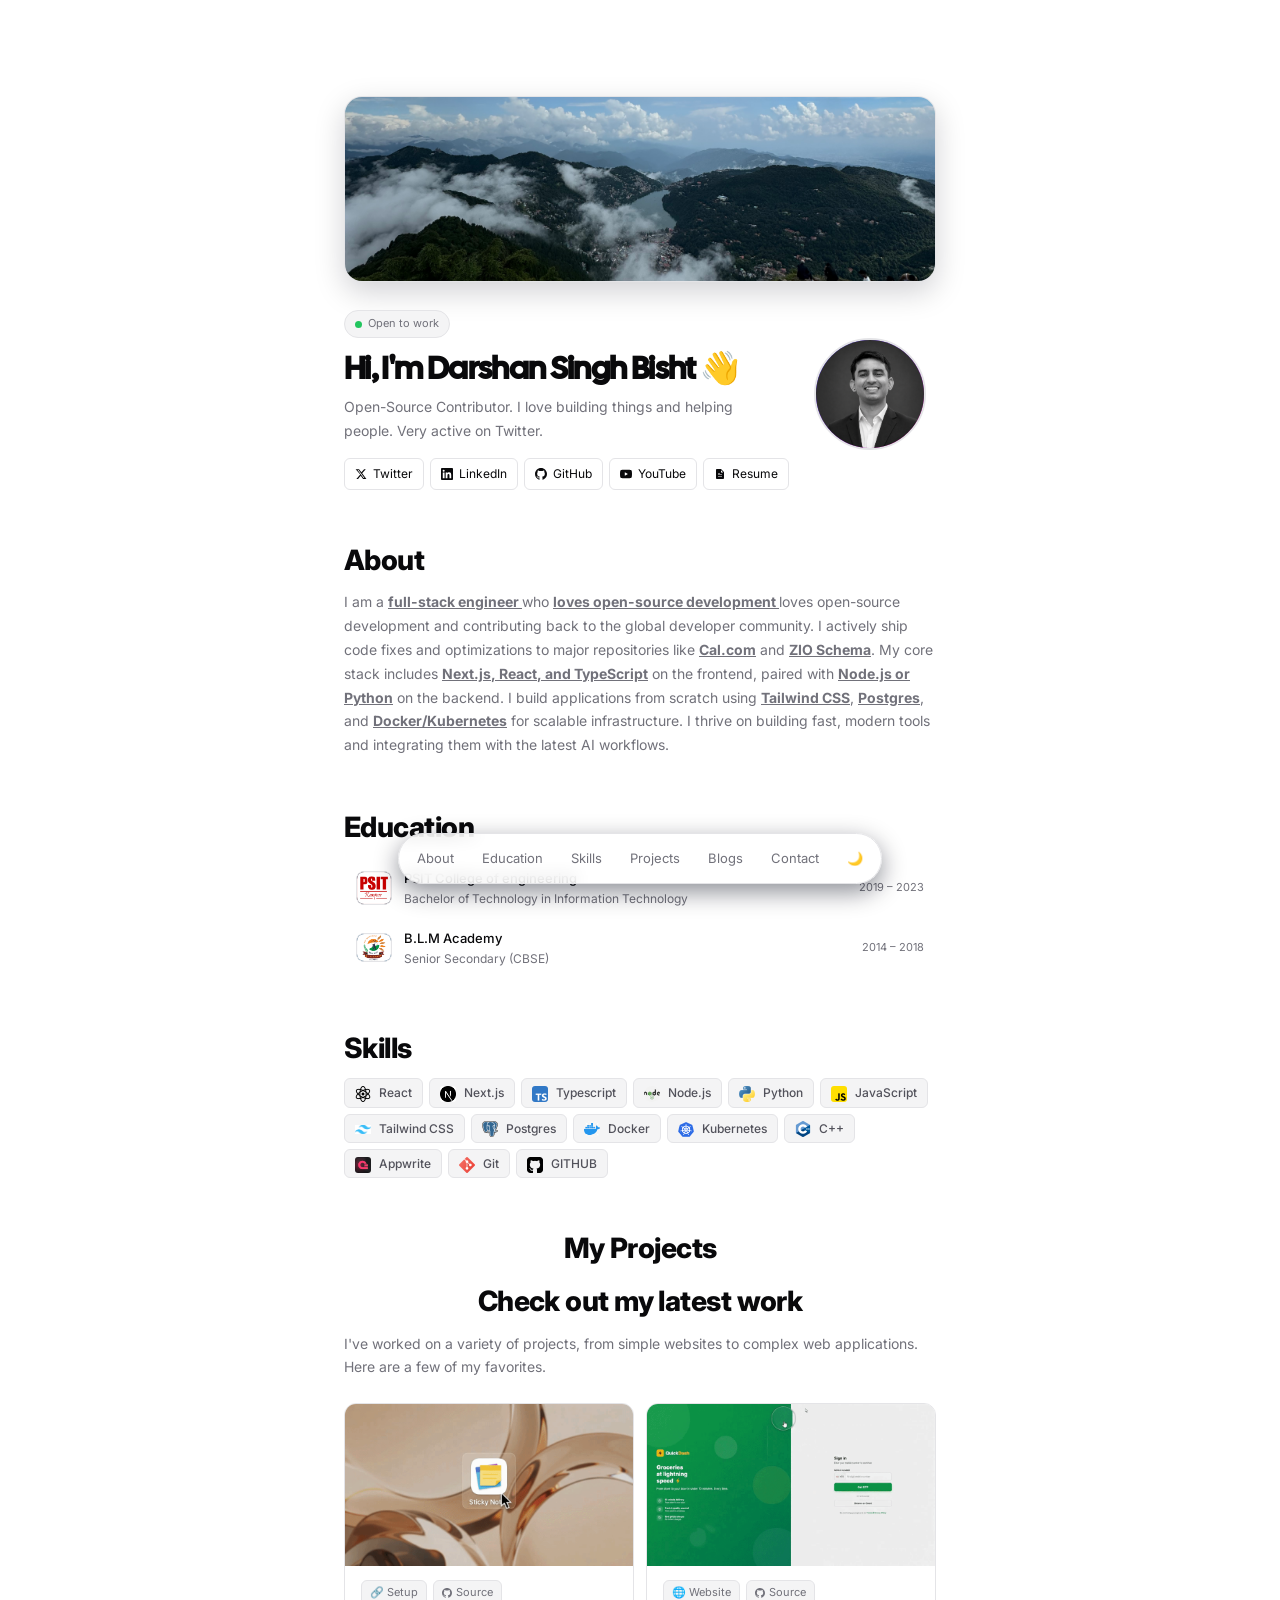
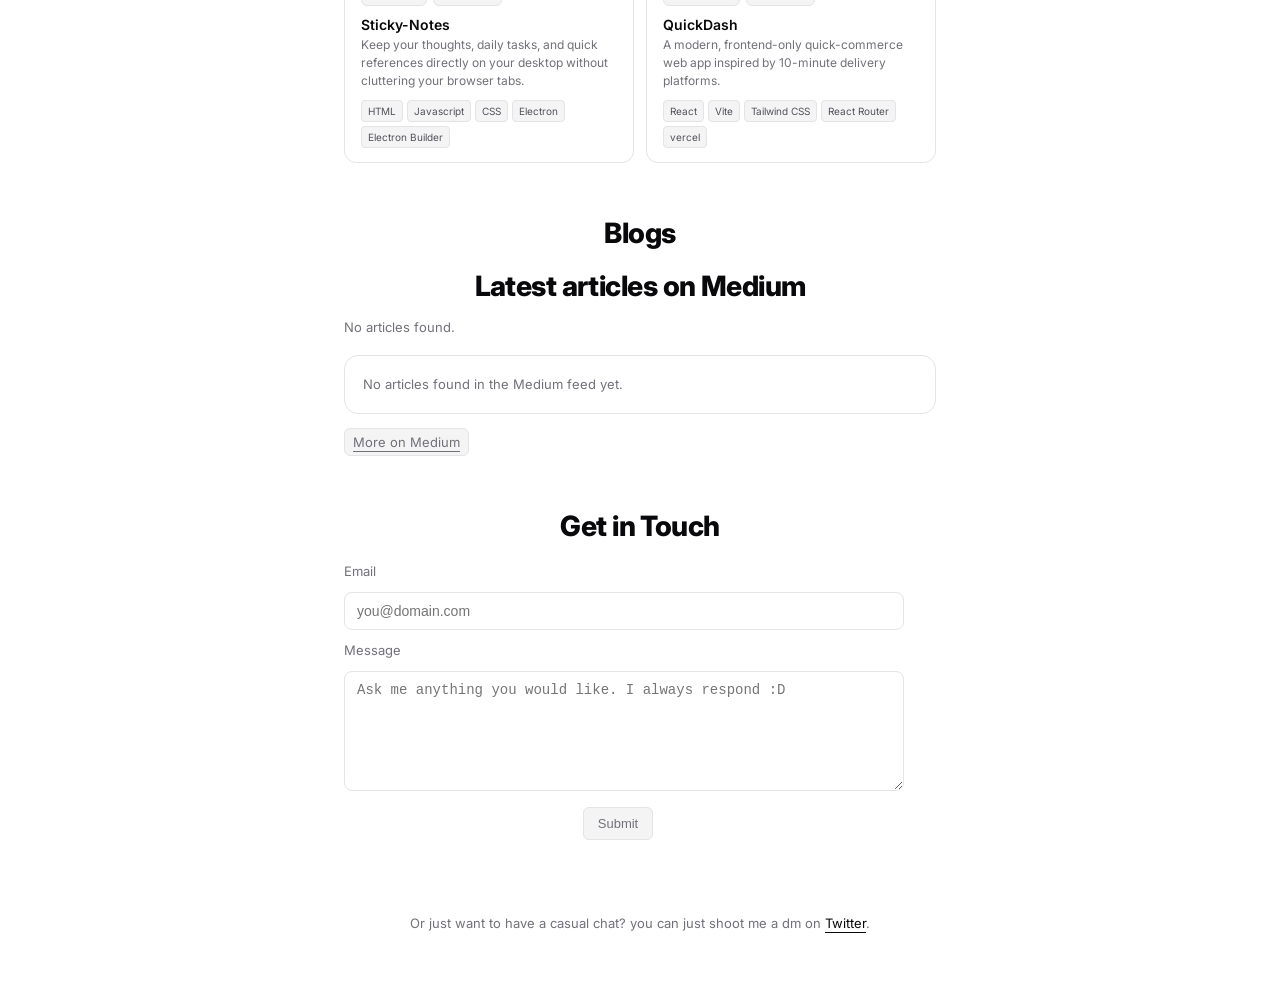
<file: index.html>
<!DOCTYPE html>
<html lang="en" class="light">
<head>
  <meta charset="UTF-8" />
  <meta name="viewport" content="width=device-width, initial-scale=1.0" />
  <title>daxshonly</title>
  <link rel="preconnect" href="https://fonts.googleapis.com" />
  <link rel="preconnect" href="https://fonts.gstatic.com" crossorigin />
  <link href="https://fonts.googleapis.com/css2?family=Cal+Sans&family=Inter:wght@300;400;500;600&display=swap" rel="stylesheet" />
  <link rel="stylesheet" href="styles.css" />
</head>
<body>

<!-- top nav removed; navigation moved to bottom for persistent access -->

<div class="page">

  <!-- HERO -->
  <header class="hero-header fade-in">
    <div class="hero-banner">
      <img src="Images/banner.jpg" alt="Portfolio banner" />
    </div>
    <div class="hero">
    <div class="hero-text">
      <div class="status-badge">
        <span class="dot"></span>
        Open to work
      </div>
      <h1 class="hero-title">Hi, I'm Darshan Singh Bisht 👋</h1>
      <p>Open-Source Contributor. I love building things and helping people. Very active on Twitter.</p>
      <div class="hero-social">
        <a href="https://x.com/daxshonly" class="social-btn" target="_blank">
          <svg width="12" height="12" viewBox="0 0 24 24" fill="currentColor"><path d="M18.244 2.25h3.308l-7.227 8.26 8.502 11.24H16.17l-4.714-6.231-5.401 6.231H2.744l7.73-8.835L1.254 2.25H8.08l4.713 6.231zm-1.161 17.52h1.833L7.084 4.126H5.117z"/></svg>
          Twitter
        </a>
        <a href="https://www.linkedin.com/in/okdarshan/" class="social-btn" target="_blank">
          <svg width="12" height="12" viewBox="0 0 24 24" fill="currentColor"><path d="M20.447 20.452h-3.554v-5.569c0-1.328-.027-3.037-1.852-3.037-1.853 0-2.136 1.445-2.136 2.939v5.667H9.351V9h3.414v1.561h.046c.477-.9 1.637-1.85 3.37-1.85 3.601 0 4.267 2.37 4.267 5.455v6.286zM5.337 7.433a2.062 2.062 0 01-2.063-2.065 2.064 2.064 0 112.063 2.065zm1.782 13.019H3.555V9h3.564v11.452zM22.225 0H1.771C.792 0 0 .774 0 1.729v20.542C0 23.227.792 24 1.771 24h20.451C23.2 24 24 23.227 24 22.271V1.729C24 .774 23.2 0 22.222 0h.003z"/></svg>
          LinkedIn
        </a>
        <a href="https://github.com/daxshonly" class="social-btn" target="_blank">
          <svg width="12" height="12" viewBox="0 0 24 24" fill="currentColor"><path d="M12 0c-6.626 0-12 5.373-12 12 0 5.302 3.438 9.8 8.207 11.387.599.111.793-.261.793-.577v-2.234c-3.338.726-4.033-1.416-4.033-1.416-.546-1.387-1.333-1.756-1.333-1.756-1.089-.745.083-.729.083-.729 1.205.084 1.839 1.237 1.839 1.237 1.07 1.834 2.807 1.304 3.492.997.107-.775.418-1.305.762-1.604-2.665-.305-5.467-1.334-5.467-5.931 0-1.311.469-2.381 1.236-3.221-.124-.303-.535-1.524.117-3.176 0 0 1.008-.322 3.301 1.23.957-.266 1.983-.399 3.003-.404 1.02.005 2.047.138 3.006.404 2.291-1.552 3.297-1.23 3.297-1.23.653 1.653.242 2.874.118 3.176.77.84 1.235 1.911 1.235 3.221 0 4.609-2.807 5.624-5.479 5.921.43.372.823 1.102.823 2.222v3.293c0 .319.192.694.801.576 4.765-1.589 8.199-6.086 8.199-11.386 0-6.627-5.373-12-12-12z"/></svg>
          GitHub
        </a>
        <a href="https://www.youtube.com/@daxshonly" class="social-btn" target="_blank">
          <svg width="12" height="12" viewBox="0 0 24 24" fill="currentColor"><path d="M23.499 6.203a3.008 3.008 0 00-2.089-2.089c-1.87-.501-9.396-.501-9.396-.501s-7.507-.01-9.396.501A3.008 3.008 0 00.527 6.203a31.247 31.247 0 00-.522 5.805 31.247 31.247 0 00.522 5.783 3.008 3.008 0 002.089 2.088c1.868.502 9.396.502 9.396.502s7.506 0 9.396-.502a3.008 3.008 0 002.089-2.088 31.247 31.247 0 00.5-5.783 31.247 31.247 0 00-.5-5.805zm-13.931 9.349V8.408l6.266 3.572-6.266 3.572z"/></svg>
          YouTube
        </a>
        <a href="../Images/resume1.pdf" class="social-btn" target="_blank">
          <svg width="12" height="12" viewBox="0 0 24 24" fill="currentColor">
            <path d="M14 2H6c-1.1 0-2 .9-2 2v16c0 1.1.9 2 2 2h12c1.1 0 2-.9 2-2V8l-6-6zm0 2.5L18.5 9H14V4.5zM8 13h8v1H8v-1zm0 3h8v1H8v-1zm0-6h4v1H8v-1z"/>
          </svg>
          Resume
        </a>
      </div>
    </div>
    <div class="avatar">
      <img src="../Images/profile.png" alt="Profile photo of DV" />
    </div>
    </div>
  </header>

  <!-- ABOUT -->
  <section id="about" class="fade-in">
    
    <h2 class="section-heading">About</h2>
    <p class="about-text">
  I am a <strong> <u>full-stack engineer </u></strong>who <strong><u>loves open-source development </u></strong>loves open-source development and contributing back to the global developer community. I actively ship code fixes and optimizations to major repositories like <strong><u>Cal.com</u></strong> and <strong><u>ZIO Schema</u></strong>.

  My core stack includes <strong><u>Next.js, React, and TypeScript</u></strong> on the frontend, paired with <strong><u>Node.js or Python</u></strong> on the backend. I build applications from scratch using <strong><u>Tailwind CSS</u></strong>, <strong><u>Postgres</u></strong>, and <strong><u>Docker/Kubernetes</u></strong> for scalable infrastructure. I thrive on building fast, modern tools and integrating them with the latest AI workflows.
    </p>
  </section>
  

  <!-- EDUCATION -->
  <section id="education" class="fade-in">
    
      <h2 class="section-heading">Education</h2>
    <div class="edu-list">

      <a class="edu-item" >
        <div class="edu-logo bg-dark">
          <img src="../Images/CollegeImage.png" alt="PSIT College logo" />
        </div>
        <div class="edu-info">
          <div class="edu-name">PSIT College of engineering</div>
          <div class="edu-degree">Bachelor of Technology in Information Technology</div>
        </div>
        <div class="edu-dates">2019 – 2023</div>
      </a>

      

      <a class="edu-item" >
        <div class="edu-logo bg-navy">
          <img src="../Images/SchoolImage.png" alt="B.L.M Academy logo" />
        </div>
        <div class="edu-info">
          <div class="edu-name">B.L.M Academy</div>
          <div class="edu-degree">Senior Secondary (CBSE) </div>
        </div>
        <div class="edu-dates">2014 – 2018</div>
      </a>

    </div>
  </section>

  <!-- SKILLS -->
  <section id="skills" class="fade-in">
    
      <h2 class="section-heading"> Skills </h2>
    <div class="skills-wrap">
      <span class="skill-badge"><img class="skill-logo" src="../Images/React.png" alt="React logo"/>React</span>
      <span class="skill-badge"><img class="skill-logo" src="../Images/Next.js" alt="Next.js logo"/>Next.js</span>
      <span class="skill-badge"><img class="skill-logo" src="../Images/typescript.png" alt="Typescript logo"/>Typescript</span>
      <span class="skill-badge"><img class="skill-logo" src="../Images/nodejs.png" alt="Node.js logo"/>Node.js</span>
      <span class="skill-badge"><img class="skill-logo" src="../Images/python.png" alt="Python logo"/>Python</span>
      <span class="skill-badge"><img class="skill-logo" src="../Images/js.png" alt="JavaScript logo"/>JavaScript</span>
      <span class="skill-badge"><img class="skill-logo" src="../Images/TailwindCSS.png" alt="Tailwind CSS logo"/>Tailwind CSS</span>
      <span class="skill-badge"><img class="skill-logo" src="../Images/postgre.png" alt="Postgres logo"/>Postgres</span>
      <span class="skill-badge"><img class="skill-logo" src="../Images/Docker.png" alt="Docker logo"/>Docker</span>
      <span class="skill-badge"><img class="skill-logo" src="../Images/Kubernetes.png" alt="Kubernetes logo"/>Kubernetes</span>
      <span class="skill-badge"><img class="skill-logo" src="../Images/C++.png" alt="C++ logo"/>C++</span>
      <span class="skill-badge"><img class="skill-logo" src="../Images/appwrite.jpg" alt="Appwrite logo"/>Appwrite</span>
      <span class="skill-badge"><img class="skill-logo" src="../Images/git.png" alt="Git logo"/>Git</span>
      <span class="skill-badge"><img class="skill-logo" src="../Images/github.png" alt="GitHub logo"/>GITHUB</span>
    </div>
  </section>

  <!-- PROJECTS -->
  <section id="projects" class="fade-in">
    
     <h2 class="section-heading">My Projects</h2>
    <h2 class="section-heading">Check out my latest work</h2>
    <p class="projects-subtitle">I've worked on a variety of projects, from simple websites to complex web applications. Here are a few of my favorites.</p>
    <div class="projects-grid">
<!-- 1st PROJECT CARD -->
      <div class="project-card">
        <div class="project-media">
          <img src="../Images/video.gif" alt="Sticky Notes Preview" loading="lazy">
        </div>
        <div class="project-body">
          <div class="project-links">
               <a href="http://github.com/daxshonly/sticky-notes/releases/tag/v1.0.0" class="project-link-btn" target="_blank">🔗 Setup </a>
               <a href="https://github.com/daxshonly/sticky-notes" class="project-link-btn" target="_blank"><svg width="10" height="10" viewBox="0 0 24 24" fill="currentColor"><path d="M12 0c-6.626 0-12 5.373-12 12 0 5.302 3.438 9.8 8.207 11.387.599.111.793-.261.793-.577v-2.234c-3.338.726-4.033-1.416-4.033-1.416-.546-1.387-1.333-1.756-1.333-1.756-1.089-.745.083-.729.083-.729 1.205.084 1.839 1.237 1.839 1.237 1.07 1.834 2.807 1.304 3.492.997.107-.775.418-1.305.762-1.604-2.665-.305-5.467-1.334-5.467-5.931 0-1.311.469-2.381 1.236-3.221-.124-.303-.535-1.524.117-3.176 0 0 1.008-.322 3.301 1.23.957-.266 1.983-.399 3.003-.404 1.02.005 2.047.138 3.006.404 2.291-1.552 3.297-1.23 3.297-1.23.653 1.653.242 2.874.118 3.176.77.84 1.235 1.911 1.235 3.221 0 4.609-2.807 5.624-5.479 5.921.43.372.823 1.102.823 2.222v3.293c0 .319.192.694.801.576 4.765-1.589 8.199-6.086 8.199-11.386 0-6.627-5.373-12-12-12z"/></svg> Source </a>
          </div>
          <div class="project-name">Sticky-Notes</div>
          <p class="project-desc">Keep your thoughts, daily tasks, and quick references directly on your desktop without cluttering your browser tabs.</p>
          <div class="project-tags">
            <span class="project-tag">HTML</span>
            <span class="project-tag">Javascript</span>
            <span class="project-tag">CSS</span>
            <span class="project-tag">Electron</span>
            <span class=" project-tag"> Electron Builder </span>
          </div>
        </div>
      </div>
<!-- 2nd PROJECT CARD -->
      <div class="project-card">
        <div class="project-media">
          <img src="../Images/video2.gif" alt="QuickDash Preview" loading="lazy">
        </div>
        <div class="project-body">
          <div class="project-links">
               <a href="https://quickdash-seven.vercel.app/" class="project-link-btn" target="_blank">🌐 Website</a> 
               <a href="https://github.com/daxshonly/quickdash" class="project-link-btn" target="_blank"><svg width="10" height="10" viewBox="0 0 24 24" fill="currentColor"><path d="M12 0c-6.626 0-12 5.373-12 12 0 5.302 3.438 9.8 8.207 11.387.599.111.793-.261.793-.577v-2.234c-3.338.726-4.033-1.416-4.033-1.416-.546-1.387-1.333-1.756-1.333-1.756-1.089-.745.083-.729.083-.729 1.205.084 1.839 1.237 1.839 1.237 1.07 1.834 2.807 1.304 3.492.997.107-.775.418-1.305.762-1.604-2.665-.305-5.467-1.334-5.467-5.931 0-1.311.469-2.381 1.236-3.221-.124-.303-.535-1.524.117-3.176 0 0 1.008-.322 3.301 1.23.957-.266 1.983-.399 3.003-.404 1.02.005 2.047.138 3.006.404 2.291-1.552 3.297-1.23 3.297-1.23.653 1.653.242 2.874.118 3.176.77.84 1.235 1.911 1.235 3.221 0 4.609-2.807 5.624-5.479 5.921.43.372.823 1.102.823 2.222v3.293c0 .319.192.694.801.576 4.765-1.589 8.199-6.086 8.199-11.386 0-6.627-5.373-12-12-12z"/></svg> Source </a>
          </div>
          <div class="project-name">QuickDash</div>
          <p class="project-desc">A modern, frontend-only quick-commerce web app inspired by 10-minute delivery platforms.</p>
          <div class="project-tags">
            <span class="project-tag">React</span>
            <span class="project-tag">Vite</span>
            <span class="project-tag">Tailwind CSS</span>
            <span class="project-tag">React Router</span>
            <span class=" project-tag"> vercel </span>
          </div>
        </div>
      </div>
    </div>
  </section>

  <!-- BLOGS -->
  <section
    id="Blogs"
    class="fade-in"
    data-feed-url="https://medium.com/feed/@imdaxsh"
    data-post-limit="5"
  >
    
     <h2 class="section-heading">Blogs</h2>
    <h2 class="section-heading">Latest articles on Medium</h2>
    <div id="mediumBlogStatus" class="blog-status" role="status" aria-live="polite"></div>
    <div id="mediumBlogGrid" class="blog-grid" aria-live="polite"></div>
    <div class="blog-footer-link">
      <a class="project-link-btn" href="https://medium.com/@imdaxsh" target="_blank" rel="noopener noreferrer">More on Medium</a>
    </div>
  </section>
  <!-- CONTACT -->
  <section id="contact" class="fade-in">
    <!-- <div class="section-title">Contact</div> -->
    <h2 class="section-heading">Get in Touch</h2>
    <!-- <p class="contact-text">Email</p> -->
    

    <form id="contactForm" class="contact-form" novalidate action="https://formsubmit.co/darshan.built@gmail.com" method="POST">
      <!-- Using formsubmit.co to forward submissions to darshan.built@gmail.com -->
      <input type="hidden" name="_subject" value="New contact from portfolio" />
      <input type="hidden" name="_captcha" value="false" />
      <label for="contactEmail" class="contact-label">Email</label>
      <input id="contactEmail" name="email" type="email" class="contact-input" placeholder="you@domain.com" required />

      <label for="contactMessage" class="contact-label">Message</label>
      <textarea id="contactMessage" name="message" rows="5" class="contact-textarea" placeholder="Ask me anything you would like. I always respond :D" required></textarea>

      <div class="contact-actions">
        <button type="submit" class="project-link-btn">Submit</button>
        <div id="contactStatus" class="contact-status" aria-live="polite"></div>
      </div>
    </form>
  </section>

  <!-- FOOTER -->
  <footer>
    <div class="footer-chat">
      Or just want to have a casual chat? you can just shoot me a dm on <a href="https://x.com/daxshonly" target="_blank" rel="noopener noreferrer">Twitter</a>.
    </div>
  </footer>
</div>
<!-- BOTTOM NAV (persistent) -->
<nav class="bottom-nav" aria-label="Bottom navigation">
  <a href="#about">About</a>
  
  <a href="#education">Education</a>
  <a href="#skills">Skills</a>
  <a href="#projects">Projects</a>
  <a href="#Blogs">Blogs</a>
  <a href="#contact">Contact</a>
  <button class="nav-theme" id="themeToggle" title="Toggle theme">🌙</button>
</nav>

<script src="medium-blog.js"></script>
<script src="script.js"></script>
</body>
</html>
</file>
<file: styles.css>
*, *::before, *::after { box-sizing: border-box; margin: 0; padding: 0; }

:root {
  --bg: #09090b;
  --surface: #18181b;
  --border: #27272a;
  --text: #fafafa;
  --muted: #a1a1aa;
  --accent: #ffffff;
  --badge-bg: #27272a;
  --badge-text: #d4d4d8;
  --card-bg: #18181b;
  --link: #a1a1aa;
}

html.light {
  --bg: #ffffff;
  --surface: #f4f4f5;
  --border: #e4e4e7;
  --text: #09090b;
  --muted: #71717a;
  --accent: #000000;
  --badge-bg: #f4f4f5;
  --badge-text: #52525b;
  --card-bg: #ffffff;
  --link: #52525b;
}

html { scroll-behavior: smooth; }

img, video {
  max-width: 100%;
  height: auto;
}

body {
  background: var(--bg);
  color: var(--text);
  font-family: 'Inter', sans-serif;
  font-size: 14px;
  line-height: 1.6;
  transition: background 0.2s, color 0.2s;
  min-height: 100vh;
}

/* ── NAV ── */
nav {
  position: fixed; left: 50%; bottom: 16px; transform: translateX(-50%);
  z-index: 1000;
  display: flex; gap: 4px; align-items: center;
  background: color-mix(in srgb, var(--bg) 80%, transparent);
  backdrop-filter: blur(12px);
  border: 1px solid var(--border);
  border-radius: 9999px;
  padding: 6px 12px;
}

nav a {
  color: var(--muted);
  text-decoration: none;
  font-size: 13px;
  padding: 5px 10px;
  border-radius: 9999px;
  transition: background 0.15s, color 0.15s;
}

nav a:hover { background: var(--surface); color: var(--text); }

.nav-theme {
  background: none; border: none; cursor: pointer;
  color: var(--muted); font-size: 15px; padding: 5px 8px;
  border-radius: 9999px; transition: background 0.15s;
  display: flex; align-items: center; justify-content: center;
}

.nav-theme:hover { background: var(--surface); }

/* ── BOTTOM NAV (persistent) ── */
.bottom-nav {
  position: fixed;
  left: 50%;
  bottom: 16px;
  transform: translateX(-50%);
  z-index: 9999;
  display: flex; gap: 8px; align-items: center;
  padding: 8px 8px; border-radius: 99px;
  background: color-mix(in srgb, var(--bg) 78%, transparent);
  backdrop-filter: blur(8px);
  border: 1px solid var(--border);
  box-shadow: 0 8px 24px rgba(2,6,23,0.45);
}

.bottom-nav a, .bottom-nav .nav-theme {
  color: var(--muted);
  text-decoration: none; font-size: 13px;
  padding: 6px 10px; border-radius: 9999px; background: transparent;
  border: none; cursor: pointer; transition: background 0.15s, color 0.15s;
}

.bottom-nav a:hover, .bottom-nav .nav-theme:hover { background: var(--surface); color: var(--text); }

/* ── LAYOUT ── */
.page {
  max-width: 640px;
  width: min(100%, 640px);
  margin: 0 auto;
  padding: 96px 24px 64px;
}

.hero-header {
  display: flex;
  flex-direction: column;
  gap: 16px;
}

.hero-banner {
  width: 100%;
  overflow: hidden;
  border: 1px solid var(--border);
  border-radius: 18px;
  background: var(--surface);
  box-shadow: 0 10px 30px rgba(2, 6, 23, 0.18);
}

.hero-banner img {
  display: block;
  width: 100%;
  aspect-ratio: 16 / 5;
  object-fit: cover;
  object-position: center;
}

.hero { display: grid; grid-template-columns: 1fr 116px; align-items: center; gap: 16px; }

.hero-text h1 {
  font-family: 'Cal Sans', 'Inter', sans-serif;
  font-size: clamp(1rem, 4vw, 2rem); font-weight: 700; letter-spacing: -0.02em;
  line-height: 1.15;
}

.hero-text p { color: var(--muted); max-width: 440px; margin-top: 8px; font-size: 14px; }

.hero-social { display: flex; gap: 6px; margin-top: 16px; flex-wrap: wrap; }

.social-btn {
  display: inline-flex; align-items: center; gap: 6px;
  border: 1px solid var(--border);
  border-radius: 6px;
  padding: 5px 10px;
  font-size: 12px;
  color: var(--text);
  text-decoration: none;
  transition: background 0.15s, border-color 0.15s;
  background: transparent;
}

.social-btn:hover { background: var(--surface); }

.avatar {
  width: 112px; height: 112px; border-radius: 9999px;
  background: linear-gradient(135deg, #6366f1 0%, #a855f7 50%, #ec4899 100%);
  display: flex; align-items: center; justify-content: center;
  flex-shrink: 0; overflow: hidden; border: 2px solid var(--border);
  position: relative;
  transform: translateX(-6px);
}

.hero-text { min-width: 0; }

.avatar img {
  width: 100%;
  height: 100%;
  object-fit: cover;
  object-position: center 80%;
  display: block;
  position: relative;
  z-index: 1;
}

.avatar::before {
  content: ''; position: absolute; inset: 0;
  background: linear-gradient(135deg, #6366f1, #a855f7, #ec4899);
  opacity: 0.9;
}

.status-badge {
  display: inline-flex; align-items: center; gap: 6px;
  background: var(--surface); border: 1px solid var(--border);
  border-radius: 9999px; padding: 4px 10px;
  font-size: 11px; color: var(--muted);
  margin-top: 12px;
}

.dot {
  width: 7px; height: 7px; border-radius: 50%; background: #22c55e;
  animation: pulse 2s infinite;
}

@keyframes pulse { 0%, 100% { opacity: 1; } 50% { opacity: 0.4; } }

/* ── SECTIONS ── */
section { margin-top: 48px; }

.section-title {
  font-size: 15px; font-weight: 700; letter-spacing: 0.02em;
  text-transform: uppercase; color: var(--muted);
  margin-bottom: 20px;
  text-align: center;
}

p { color: var(--muted); font-size: 14px; line-height: 1.7; }
a { color: var(--text); }

/* WORK EXPERIENCE styles removed (unused) */

/* ── EDUCATION ── */
.edu-list { display: flex; flex-direction: column; gap: 0; }

.edu-item {
  display: flex; align-items: center; gap: 12px;
  padding: 10px 12px; border-radius: 8px;
  text-decoration: none; color: var(--text);
  transition: background 0.15s;
}

.edu-item:hover { background: var(--surface); }

.edu-logo {
  width: 36px; border-radius: 8px;
  background: var(); border: 1px solid var(--border);
  display: flex; align-items: center; justify-content: center;
  font-size: 8px; font-weight: 800; color: var(--muted); flex-shrink: 0;
  overflow: hidden;
}

.edu-logo img { width: 100%; height: 100%; object-fit: contain; }

.edu-info { flex: 1; min-width: 0; }
.edu-name { font-size: 13px; font-weight: 500; }
.edu-degree { font-size: 12px; color: var(--muted); }
.edu-dates { font-size: 11px; color: var(--muted); white-space: nowrap; flex-shrink: 0; }

/* moved from inline styles in index.html */
.hero-title { margin-top: 12px; }
.section-heading {
  font-size: 1.75rem;
  font-weight: 800;
  letter-spacing: -0.02em;
  margin-bottom: 8px;
  text-align: center;
}

#about .section-heading,
#education .section-heading,
#skills .section-heading {
  text-align: left;
}

/* removed dotted separator above/below section headings per request */

/* background helpers */
.bg-dark { background: #1a1a2e; }
.bg-navy { background: #003865; }

/* padding helpers used for moved inline styles */
.pad-4 { padding: 4px !important; }

/* image filter helper */
.bright-10 { filter: brightness(10); }

/* ── SKILLS ── */
.skills-wrap { display: flex; flex-wrap: wrap; gap: 6px; }

.skill-badge {
  background: var(--badge-bg); color: var(--badge-text);
  border: 1px solid var(--border);
  border-radius: 6px; padding: 4px 10px; font-size: 12px;
  font-weight: 500; transition: background 0.15s;
}

.skill-badge:hover { background: var(--border); }

.skill-badge .skill-logo {
  width: 16px; height: 16px; object-fit: contain;
  vertical-align: middle; margin-right: 8px; display: inline-block;
  border-radius: 3px;
}

/* ── PROJECTS ── */
.projects-subtitle { color: var(--muted); font-size: 14px; margin-bottom: 24px; }

.projects-grid { display: grid; grid-template-columns: 1fr 1fr; gap: 12px; }

@media (max-width: 520px) { .projects-grid { grid-template-columns: 1fr; } }

/* ── BLOGS ── */
.blog-status {
  min-height: 22px;
  margin-bottom: 16px;
  color: var(--muted);
  font-size: 13px;
}

.blog-status.is-error {
  color: #f87171;
}

.blog-grid {
  display: grid;
  grid-template-columns: 1fr; /* single-column series layout */
  gap: 8px;
}

.blog-card {
  background: var(--card-bg);
  border: 1px solid var(--border);
  border-radius: 14px;
  overflow: hidden;
  display: flex;
  flex-direction: column;
  min-height: 100%;
  transition: transform 0.2s ease, border-color 0.2s ease, box-shadow 0.2s ease;
}

.blog-card:hover {
  transform: translateY(-1px);
  border-color: var(--muted);
  box-shadow: 0 6px 26px rgba(0, 0, 0, 0.24);
}

.blog-card__media {
  aspect-ratio: 16 / 9;
  background: var(--surface);
  overflow: hidden;
}

.blog-card__media img {
  width: 100%;
  height: 100%;
  object-fit: cover;
  display: block;
}

.blog-card__body {
  padding: 14px 16px 16px;
  display: flex;
  flex-direction: column;
  gap: 8px;
  flex: 1;
}

.blog-card__title {
  font-size: 15px;
  font-weight: 600;
  line-height: 1.35;
  color: var(--text);
}

/* Title-only card: force single-line title with ellipsis and add meta line */
.blog-card--title-only { padding: 12px; }
.blog-card--title-only .blog-card__title a {
  display: block;
  white-space: nowrap;
  overflow: hidden;
  text-overflow: ellipsis;
}
.blog-card--title-only .blog-card__meta {
  font-size: 12px;
  color: var(--muted);
  margin-top: 6px;
}

.blog-card__date {
  font-size: 11px;
  letter-spacing: 0.02em;
  text-transform: uppercase;
  color: var(--muted);
}

.blog-card__excerpt {
  font-size: 12px;
  line-height: 1.6;
  color: var(--muted);
  flex: 1;
}

.blog-card__actions {
  display: flex;
  margin-top: 4px;
}

/* Avatar size and alignment fallbacks for smaller screens */
@media (max-width: 520px) {
  .hero-banner img { aspect-ratio: 16 / 6; }
  .hero { grid-template-columns: 1fr 96px; gap: 12px; }
  .avatar { width: 96px; height: 96px; transform: translateX(-5px); }
  .hero-text h1 { font-size: clamp(0.95rem, 6vw, 1.6rem); }
}

@media (max-width: 360px) {
  .hero-banner img { aspect-ratio: 16 / 7; }
  .hero { grid-template-columns: 1fr 72px; }
  .avatar { width: 72px; height: 72px; transform: translateX(-3px); }
  .hero-text h1 { font-size: clamp(0.9rem, 7.5vw, 1.4rem); }
}

/* Keep avatar to the right and let the name scale responsively */
@media (max-width: 520px) {
  .hero-banner img { aspect-ratio: 16 / 6; }
  .hero { grid-template-columns: 1fr 80px; gap: 12px; }
  .avatar { width: 80px; height: 80px; }
  .hero-text h1 { font-size: clamp(0.95rem, 6vw, 1.6rem); }
}

@media (max-width: 360px) {
  .hero-banner img { aspect-ratio: 16 / 7; }
  .hero { grid-template-columns: 1fr 64px; }
  .avatar { width: 64px; height: 64px; }
  .hero-text h1 { font-size: clamp(0.9rem, 7.5vw, 1.4rem); }
}

.blog-read-btn {
  display: inline-flex;
  align-items: center;
  justify-content: center;
  gap: 6px;
  padding: 6px 10px;
  border-radius: 9999px;
  border: 1px solid var(--border);
  background: var(--badge-bg);
  color: var(--text);
  font-size: 11px;
  font-weight: 500;
  text-decoration: none;
  transition: background 0.15s ease, border-color 0.15s ease;
}

.blog-read-btn:hover {
  background: var(--surface);
  border-color: var(--muted);
}

.blog-empty,
.blog-error,
.blog-skeleton {
  border-radius: 14px;
  border: 1px solid var(--border);
  background: var(--card-bg);
}

.blog-empty,
.blog-error {
  padding: 18px;
  color: var(--muted);
  font-size: 13px;
  line-height: 1.6;
}

.blog-error {
  color: #f87171;
}

.blog-skeleton {
  overflow: hidden;
}

.blog-skeleton__media,
.blog-skeleton__line,
.blog-skeleton__button {
  background: linear-gradient(90deg, var(--surface) 0%, color-mix(in srgb, var(--surface) 60%, var(--bg)) 50%, var(--surface) 100%);
  background-size: 200% 100%;
  animation: blogShimmer 1.4s ease-in-out infinite;
}

.blog-skeleton__media {
  aspect-ratio: 16 / 9;
}

.blog-skeleton__body {
  padding: 14px 16px 16px;
  display: flex;
  flex-direction: column;
  gap: 10px;
}

.blog-skeleton__line {
  height: 12px;
  border-radius: 9999px;
}

.blog-skeleton__line.is-short {
  width: 52%;
}

.blog-skeleton__line.is-medium {
  width: 78%;
}

.blog-skeleton__button {
  width: 110px;
  height: 28px;
  border-radius: 9999px;
}

.blog-footer-link {
  margin-top: 14px;
}

.blog-footer-link a {
  color: var(--muted);
  text-decoration: underline;
  text-underline-offset: 4px;
  font-size: 13px;
}

@keyframes blogShimmer {
  0% { background-position: 200% 0; }
  100% { background-position: -200% 0; }
}

.project-card {
  background: var(--card-bg); border: 1px solid var(--border);
  border-radius: 12px; overflow: hidden;
  transition: box-shadow 0.2s, border-color 0.2s;
  display: flex; flex-direction: column;
}

.project-card:hover {
  border-color: var(--muted);
  box-shadow: 0 4px 24px rgba(0, 0, 0, 0.3);
}

.project-media {
  aspect-ratio: 16 / 9; background: var(--surface);
  overflow: hidden; position: relative;
}

.project-media video { width: 100%; height: 100%; object-fit: cover; }

.project-body { padding: 14px 16px; flex: 1; display: flex; flex-direction: column; }

.project-links { display: flex; gap: 6px; margin-bottom: 8px; }

.project-link-btn {
  font-size: 11px; border: 1px solid var(--border); border-radius: 6px;
  padding: 3px 8px; color: var(--muted); text-decoration: none;
  display: inline-flex; align-items: center; gap: 4px;
  transition: background 0.15s, color 0.15s;
  background: var(--badge-bg);
}

.project-link-btn:hover { color: var(--text); background: var(--surface); }

.project-name { font-size: 14px; font-weight: 600; }
.project-dates { font-size: 11px; color: var(--muted); margin-bottom: 6px; }
.project-desc { font-size: 12px; color: var(--muted); flex: 1; line-height: 1.5; }

.project-tags { display: flex; flex-wrap: wrap; gap: 4px; margin-top: 10px; }

.project-tag {
  font-size: 10px; background: var(--badge-bg); color: var(--badge-text);
  border-radius: 4px; padding: 2px 6px; border: 1px solid var(--border);
}

/* ── HACKATHONS ── */
.hack-intro { color: var(--muted); font-size: 14px; margin-bottom: 24px; line-height: 1.7; }

.hack-list { display: flex; flex-direction: column; gap: 0; }

.hack-item {
  display: flex; gap: 12px;
  padding: 10px 12px; border-radius: 8px;
  transition: background 0.15s;
}

.hack-item:hover { background: var(--surface); }

.hack-logo {
  width: 36px; height: 36px; border-radius: 8px;
  background: var(--surface); border: 1px solid var(--border);
  display: flex; align-items: center; justify-content: center;
  font-size: 8px; font-weight: 800; color: var(--muted);
  flex-shrink: 0; overflow: hidden;
}

.hack-logo img { width: 100%; height: 100%; object-fit: contain; }

.hack-info { flex: 1; min-width: 0; }
.hack-name { font-size: 13px; font-weight: 500; }
.hack-date { font-size: 11px; color: var(--muted); }
.hack-desc { font-size: 12px; color: var(--muted); margin-top: 4px; line-height: 1.5; }

.hack-links { display: flex; gap: 6px; margin-top: 6px; flex-wrap: wrap; }

.hack-link {
  font-size: 11px; border: 1px solid var(--border); border-radius: 6px;
  padding: 2px 7px; color: var(--muted); text-decoration: none;
  display: inline-flex; align-items: center; gap: 3px;
  background: var(--badge-bg);
  transition: background 0.15s, color 0.15s;
}

.hack-link:hover { color: var(--text); background: var(--surface); }

/* ── CONTACT ── */
.contact-text { color: var(--muted); font-size: 14px; line-height: 1.7; }
.contact-text a { color: var(--text); text-decoration: underline; text-underline-offset: 4px; }

/* Contact form */
.contact-form {
  display: flex;
  flex-direction: column;
  gap: 10px;
  margin: 12px 0 0;
  align-items: flex-start;
  width: min(100%, 560px);
}
.contact-label { font-size: 13px; color: var(--muted); text-align: left; width: 100%; }
.contact-input, .contact-textarea {
  background: var(--card-bg);
  border: 1px solid var(--border);
  color: var(--text);
  padding: 10px 12px;
  border-radius: 8px;
  font-size: 14px;
  width: 100%;
}
.contact-input:focus, .contact-textarea:focus { outline: none; border-color: var(--muted); }
.contact-textarea { min-height: 120px; resize: vertical; }
.contact-actions { display: flex; gap: 12px; align-items: center; margin-top: 6px; width: 100%; justify-content: center; }
.contact-actions .project-link-btn {
  font-size: 13px;
  padding: 8px 14px;
}
.contact-status { font-size: 13px; color: var(--muted); }
.contact-status.success { color: #34d399; }
.contact-status.error { color: #f87171; }

/* ── FOOTER ── */
footer {
  padding: 24px 0 0;
  margin-top: 48px;
  display: flex; justify-content: space-between; align-items: center;
  flex-wrap: wrap; gap: 12px;
}

.footer-nav { display: flex; gap: 16px; }
.footer-nav a { font-size: 12px; color: var(--muted); text-decoration: none; }
.footer-nav a:hover { color: var(--text); }

.footer-chat {
  color: var(--muted);
  font-size: 13px;
  line-height: 1.7;
  text-align: center;
  width: 100%;
}

.footer-chat a {
  color: var(--text);
  text-decoration: underline;
  text-underline-offset: 4px;
}

.footer-social { display: flex; gap: 12px; }
.footer-social a { color: var(--muted); font-size: 13px; text-decoration: none; }
.footer-social a:hover { color: var(--text); }

/* ── ABOUT LINKS ── */
.about-text a { color: var(--text); text-decoration: underline; text-underline-offset: 4px; }

/* ── SCROLL FADE IN ── */
.fade-in { opacity: 0; transform: translateY(12px); transition: opacity 0.4s, transform 0.4s; }
.fade-in.visible { opacity: 1; transform: none; }

@media (max-width: 900px) {
  .hero {
    flex-direction: column;
    align-items: flex-start;
  }

  .avatar {
    width: 132px;
    height: 132px;
    transform: none;
    margin-top: 8px;
  }

  .projects-grid {
    grid-template-columns: 1fr;
  }

  .bottom-nav {
    left: 12px;
    right: 12px;
    transform: none;
    width: auto;
    justify-content: center;
    flex-wrap: wrap;
    border-radius: 20px;
  }

  .bottom-nav a,
  .bottom-nav .nav-theme {
    padding: 6px 9px;
  }
}

@media (max-width: 700px) {
  .page {
    padding: 88px 16px 88px;
  }

  .hero-text h1 {
    font-size: 1.8rem;
  }

  .hero-text p,
  .projects-subtitle,
  .hack-intro,
  .contact-text {
    font-size: 13px;
  }

  .hero-social {
    gap: 8px;
  }

  .skill-badge {
    font-size: 11px;
    padding: 4px 8px;
  }

  .contact-form {
    width: 100%;
  }

  footer {
    justify-content: center;
  }
}

@media (max-width: 520px) {
  .contact-form { width: 100%; }

  .page {
    padding-left: 14px;
    padding-right: 14px;
  }

  .bottom-nav {
    left: 10px;
    right: 10px;
    bottom: 10px;
    padding: 8px;
    gap: 6px;
  }

  .bottom-nav a,
  .bottom-nav .nav-theme {
    font-size: 12px;
    padding: 5px 8px;
  }

  .section-heading {
    font-size: 1.45rem;
  }

  .edu-item,
  .hack-item {
    align-items: flex-start;
  }

  .edu-item,
  .hack-item,
  .project-body {
    padding-left: 10px;
    padding-right: 10px;
  }

  .contact-actions {
    flex-wrap: wrap;
  }
}
</file>
